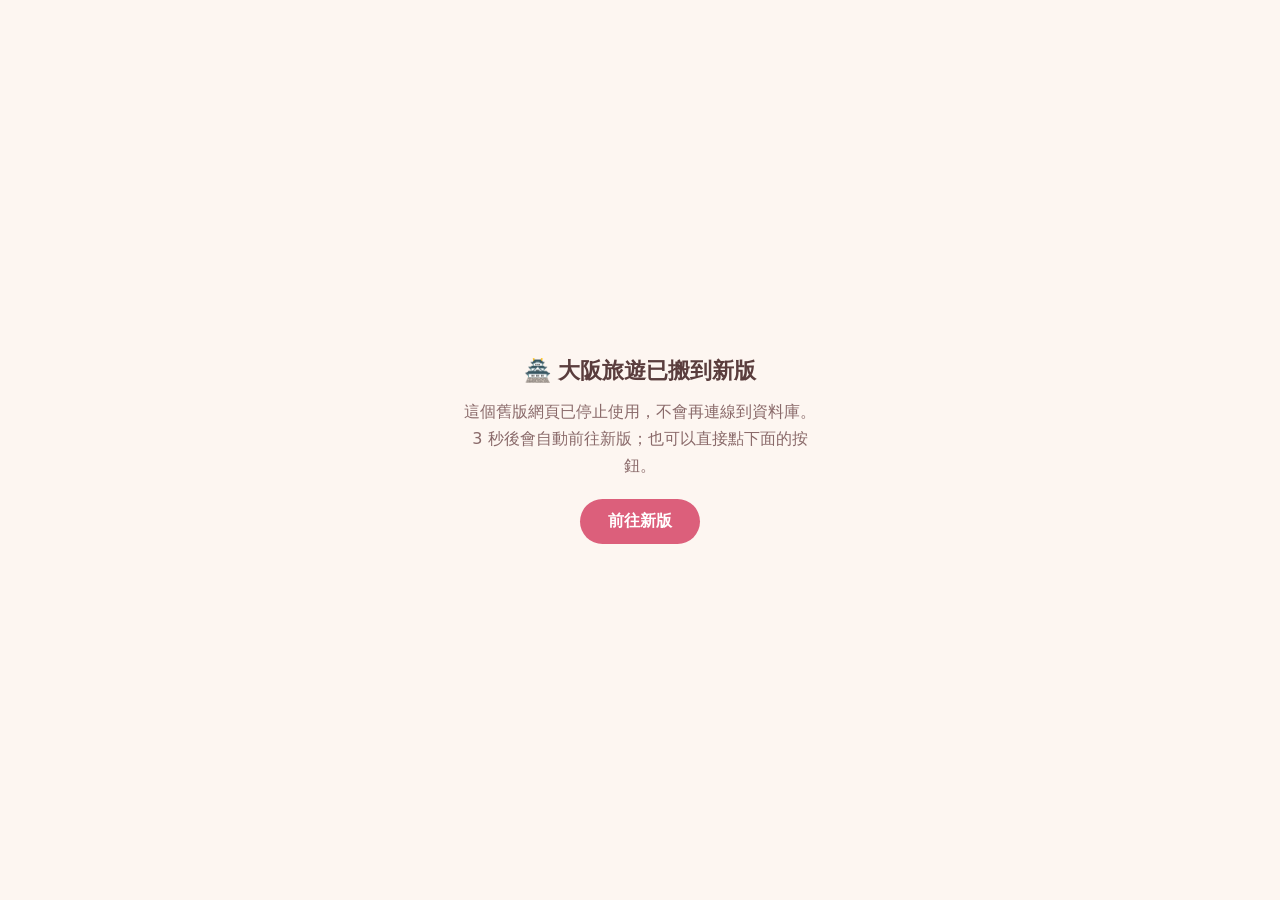
<file: index.html>
<!DOCTYPE html>
<html lang="zh-Hant">
<head>
<meta charset="UTF-8">
<meta name="viewport" content="width=device-width, initial-scale=1">
<meta name="robots" content="noindex">
<meta http-equiv="refresh" content="3; url=./react/">
<title>大阪旅遊已搬到新版</title>
<style>
  body { margin: 0; min-height: 100vh; display: flex; align-items: center; justify-content: center; background: #fdf6f1; color: #5a3d3d; font-family: system-ui, -apple-system, "Noto Sans TC", sans-serif; text-align: center; padding: 24px; box-sizing: border-box; }
  main { max-width: 360px; }
  h1 { font-size: 22px; margin: 0 0 12px; }
  p { line-height: 1.7; margin: 0 0 20px; color: #8a6a6a; }
  a { display: inline-block; background: #dc5f7b; color: #fff; text-decoration: none; font-weight: 700; padding: 12px 28px; border-radius: 99px; }
</style>
</head>
<body>
<main>
  <h1>🏯 大阪旅遊已搬到新版</h1>
  <p>這個舊版網頁已停止使用，不會再連線到資料庫。3 秒後會自動前往新版；也可以直接點下面的按鈕。</p>
  <a href="./react/">前往新版</a>
</main>
</body>
</html>
</file>
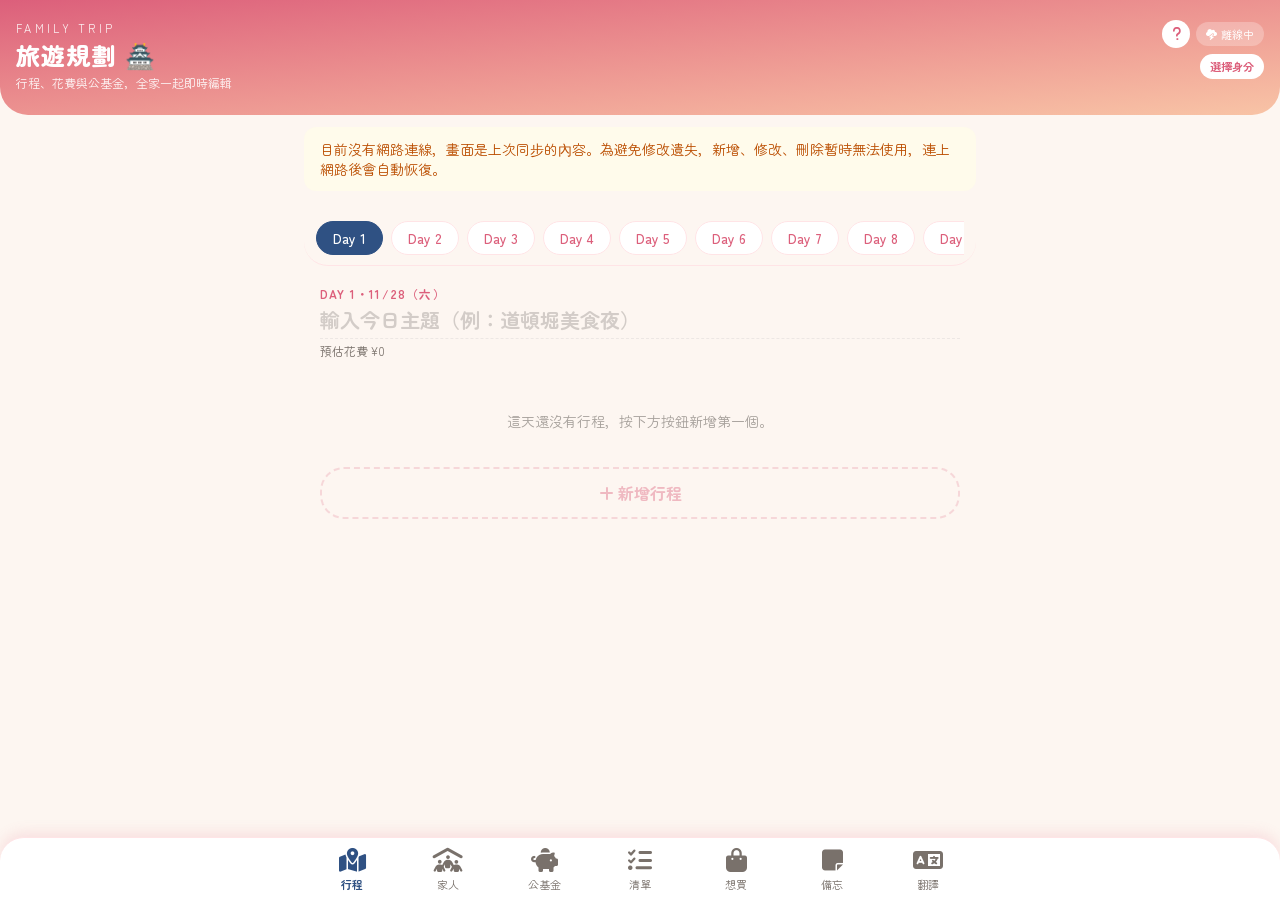
<file: react/index.html>
<!doctype html>
<html lang="zh-Hant">
  <head>
    <meta charset="UTF-8" />
    <link rel="icon" type="image/svg+xml" href="./favicon.svg" />
    <link rel="apple-touch-icon" href="./apple-touch-icon.png" />
    <meta name="apple-mobile-web-app-title" content="大阪旅遊" />
    <meta name="viewport" content="width=device-width, initial-scale=1.0, viewport-fit=cover" />
    <link rel="stylesheet" href="https://cdnjs.cloudflare.com/ajax/libs/font-awesome/6.4.0/css/all.min.css" />
    <link rel="preconnect" href="https://fonts.googleapis.com" />
    <link rel="preconnect" href="https://fonts.gstatic.com" crossorigin />
    <link rel="stylesheet" href="https://fonts.googleapis.com/css2?family=Zen+Maru+Gothic:wght@400;500;700;900&display=swap" />
    <title>旅遊規劃 · React 版</title>
    <script type="module" crossorigin src="./assets/index-C2xfKWVs.js"></script>
    <link rel="stylesheet" crossorigin href="./assets/index-CosHT2qI.css">
  </head>
  <body class="bg-cream text-stone-800">
    <div id="root"></div>
  </body>
</html>
</file>
<file: react/assets/index-CosHT2qI.css>
/*! tailwindcss v4.3.3 | MIT License | https://tailwindcss.com */
@layer properties{@supports (((-webkit-hyphens:none)) and (not (margin-trim:inline))) or ((-moz-orient:inline) and (not (color:rgb(from red r g b)))){*,:before,:after,::backdrop{--tw-translate-x:0;--tw-translate-y:0;--tw-translate-z:0;--tw-rotate-x:initial;--tw-rotate-y:initial;--tw-rotate-z:initial;--tw-skew-x:initial;--tw-skew-y:initial;--tw-pan-x:initial;--tw-pan-y:initial;--tw-pinch-zoom:initial;--tw-space-y-reverse:0;--tw-divide-y-reverse:0;--tw-border-style:solid;--tw-gradient-position:initial;--tw-gradient-from:#0000;--tw-gradient-via:#0000;--tw-gradient-to:#0000;--tw-gradient-stops:initial;--tw-gradient-via-stops:initial;--tw-gradient-from-position:0%;--tw-gradient-via-position:50%;--tw-gradient-to-position:100%;--tw-leading:initial;--tw-font-weight:initial;--tw-tracking:initial;--tw-ordinal:initial;--tw-slashed-zero:initial;--tw-numeric-figure:initial;--tw-numeric-spacing:initial;--tw-numeric-fraction:initial;--tw-shadow:0 0 #0000;--tw-shadow-color:initial;--tw-shadow-alpha:100%;--tw-inset-shadow:0 0 #0000;--tw-inset-shadow-color:initial;--tw-inset-shadow-alpha:100%;--tw-ring-color:initial;--tw-ring-shadow:0 0 #0000;--tw-inset-ring-color:initial;--tw-inset-ring-shadow:0 0 #0000;--tw-ring-inset:initial;--tw-ring-offset-width:0px;--tw-ring-offset-color:#fff;--tw-ring-offset-shadow:0 0 #0000;--tw-blur:initial;--tw-brightness:initial;--tw-contrast:initial;--tw-grayscale:initial;--tw-hue-rotate:initial;--tw-invert:initial;--tw-opacity:initial;--tw-saturate:initial;--tw-sepia:initial;--tw-drop-shadow:initial;--tw-drop-shadow-color:initial;--tw-drop-shadow-alpha:100%;--tw-drop-shadow-size:initial;--tw-backdrop-blur:initial;--tw-backdrop-brightness:initial;--tw-backdrop-contrast:initial;--tw-backdrop-grayscale:initial;--tw-backdrop-hue-rotate:initial;--tw-backdrop-invert:initial;--tw-backdrop-opacity:initial;--tw-backdrop-saturate:initial;--tw-backdrop-sepia:initial}}}@layer theme{:root,:host{--font-sans:"Zen Maru Gothic", ui-rounded, system-ui, "Noto Sans TC", "PingFang TC", sans-serif;--font-mono:ui-monospace, SFMono-Regular, Menlo, Monaco, Consolas, "Liberation Mono", "Courier New", monospace;--color-red-50:oklch(97.1% .013 17.38);--color-red-500:oklch(63.7% .237 25.331);--color-red-600:oklch(57.7% .245 27.325);--color-red-700:oklch(50.5% .213 27.518);--color-orange-50:oklch(98% .016 73.684);--color-amber-50:oklch(98.7% .022 95.277);--color-amber-100:oklch(96.2% .059 95.617);--color-amber-300:oklch(87.9% .169 91.605);--color-amber-600:oklch(66.6% .179 58.318);--color-amber-700:oklch(55.5% .163 48.998);--color-amber-800:oklch(47.3% .137 46.201);--color-emerald-100:oklch(95% .052 163.051);--color-emerald-300:oklch(84.5% .143 164.978);--color-emerald-600:oklch(59.6% .145 163.225);--color-emerald-700:oklch(50.8% .118 165.612);--color-sky-50:oklch(97.7% .013 236.62);--color-sky-700:oklch(50% .134 242.749);--color-rose-50:oklch(96.9% .015 12.422);--color-rose-100:oklch(94.1% .03 12.58);--color-stone-50:oklch(98.5% .001 106.423);--color-stone-100:oklch(97% .001 106.424);--color-stone-200:oklch(92.3% .003 48.717);--color-stone-300:oklch(86.9% .005 56.366);--color-stone-400:oklch(70.9% .01 56.259);--color-stone-500:oklch(55.3% .013 58.071);--color-stone-600:oklch(44.4% .011 73.639);--color-stone-700:oklch(37.4% .01 67.558);--color-stone-800:oklch(26.8% .007 34.298);--color-black:#000;--color-white:#fff;--spacing:.25rem;--container-sm:24rem;--container-md:28rem;--container-2xl:42rem;--text-xs:.75rem;--text-xs--line-height:calc(1 / .75);--text-sm:.875rem;--text-sm--line-height:calc(1.25 / .875);--text-base:1rem;--text-base--line-height:calc(1.5 / 1);--text-lg:1.125rem;--text-lg--line-height:calc(1.75 / 1.125);--text-xl:1.25rem;--text-xl--line-height:calc(1.75 / 1.25);--text-2xl:1.5rem;--text-2xl--line-height:calc(2 / 1.5);--font-weight-normal:400;--font-weight-medium:500;--font-weight-bold:700;--font-weight-black:900;--tracking-wider:.05em;--tracking-widest:.1em;--leading-tight:1.25;--leading-relaxed:1.625;--radius-sm:.25rem;--radius-lg:.5rem;--radius-xl:.75rem;--radius-2xl:1rem;--radius-3xl:1.5rem;--default-transition-duration:.15s;--default-transition-timing-function:cubic-bezier(.4, 0, .2, 1);--default-font-family:var(--font-sans);--default-mono-font-family:var(--font-mono);--color-brand:#dc5f7b;--color-peach:#f8c4a6;--color-cream:#fdf6f1;--color-ink:#2f5183}}@layer base{*,:after,:before,::backdrop{box-sizing:border-box;border:0 solid;margin:0;padding:0}::file-selector-button{box-sizing:border-box;border:0 solid;margin:0;padding:0}html,:host{-webkit-text-size-adjust:100%;tab-size:4;line-height:1.5;font-family:var(--default-font-family,-apple-system, BlinkMacSystemFont, "Segoe UI", Roboto, "Helvetica Neue", "Noto Sans", Arial, sans-serif, "Apple Color Emoji", "Segoe UI Emoji", "Segoe UI Symbol", "Noto Color Emoji");font-feature-settings:var(--default-font-feature-settings,normal);font-variation-settings:var(--default-font-variation-settings,normal);-webkit-tap-highlight-color:transparent}hr{height:0;color:inherit;border-top-width:1px}abbr:where([title]){-webkit-text-decoration:underline dotted;text-decoration:underline dotted}h1,h2,h3,h4,h5,h6{font-size:inherit;font-weight:inherit}a{color:inherit;-webkit-text-decoration:inherit;-webkit-text-decoration:inherit;-webkit-text-decoration:inherit;-webkit-text-decoration:inherit;text-decoration:inherit}b,strong{font-weight:bolder}code,kbd,samp,pre{font-family:var(--default-mono-font-family,ui-monospace, SFMono-Regular, Menlo, Monaco, Consolas, "Liberation Mono", "Courier New", monospace);font-feature-settings:var(--default-mono-font-feature-settings,normal);font-variation-settings:var(--default-mono-font-variation-settings,normal);font-size:1em}small{font-size:80%}sub,sup{vertical-align:baseline;font-size:75%;line-height:0;position:relative}sub{bottom:-.25em}sup{top:-.5em}table{text-indent:0;border-color:inherit;border-collapse:collapse}:-moz-focusring:where(:not(iframe)){outline:auto}progress{vertical-align:baseline}summary{display:list-item}ol,ul,menu{list-style:none}img,svg,video,canvas,audio,iframe,embed,object{vertical-align:middle;display:block}img,video{max-width:100%;height:auto}button,input,select,optgroup,textarea{font:inherit;font-feature-settings:inherit;font-variation-settings:inherit;letter-spacing:inherit;color:inherit;opacity:1;background-color:#0000;border-radius:0}::file-selector-button{font:inherit;font-feature-settings:inherit;font-variation-settings:inherit;letter-spacing:inherit;color:inherit;opacity:1;background-color:#0000;border-radius:0}:where(select:is([multiple],[size])) optgroup{font-weight:bolder}:where(select:is([multiple],[size])) optgroup option{padding-inline-start:20px}::file-selector-button{margin-inline-end:4px}::placeholder{opacity:1}@supports (not ((-webkit-appearance:-apple-pay-button))) or (contain-intrinsic-size:1px){::placeholder{color:currentColor}@supports (color:color-mix(in lab, red, red)){::placeholder{color:color-mix(in oklab, currentcolor 50%, transparent)}}}textarea{resize:vertical}::-webkit-search-decoration{-webkit-appearance:none}::-webkit-date-and-time-value{min-height:1lh;text-align:inherit}::-webkit-datetime-edit{display:inline-flex}::-webkit-datetime-edit-fields-wrapper{padding:0}::-webkit-datetime-edit{padding-block:0}::-webkit-datetime-edit-year-field{padding-block:0}::-webkit-datetime-edit-month-field{padding-block:0}::-webkit-datetime-edit-day-field{padding-block:0}::-webkit-datetime-edit-hour-field{padding-block:0}::-webkit-datetime-edit-minute-field{padding-block:0}::-webkit-datetime-edit-second-field{padding-block:0}::-webkit-datetime-edit-millisecond-field{padding-block:0}::-webkit-datetime-edit-meridiem-field{padding-block:0}::-webkit-calendar-picker-indicator{line-height:1}:-moz-ui-invalid{box-shadow:none}button,input:where([type=button],[type=reset],[type=submit]){appearance:button}::file-selector-button{appearance:button}::-webkit-inner-spin-button{height:auto}::-webkit-outer-spin-button{height:auto}[hidden]:where(:not([hidden=until-found])){display:none!important}}@layer components;@layer utilities{.pointer-events-none{pointer-events:none}.visible{visibility:visible}.absolute{position:absolute}.fixed{position:fixed}.relative{position:relative}.static{position:static}.sticky{position:sticky}.inset-0{inset:0}.inset-x-0{inset-inline:0}.-top-1\.5{top:calc(var(--spacing) * -1.5)}.top-0{top:0}.top-1{top:var(--spacing)}.top-1\/2{top:50%}.top-2{top:calc(var(--spacing) * 2)}.-right-1\.5{right:calc(var(--spacing) * -1.5)}.right-2{right:calc(var(--spacing) * 2)}.bottom-0{bottom:0}.bottom-2{bottom:calc(var(--spacing) * 2)}.bottom-28{bottom:calc(var(--spacing) * 28)}.bottom-\[-22px\]{bottom:-22px}.left-0{left:0}.left-1\/2{left:50%}.left-2{left:calc(var(--spacing) * 2)}.left-\[11px\]{left:11px}.z-30{z-index:30}.z-40{z-index:40}.z-50{z-index:50}.z-\[60\]{z-index:60}.z-\[65\]{z-index:65}.z-\[70\]{z-index:70}.z-\[75\]{z-index:75}.z-\[80\]{z-index:80}.-mx-4{margin-inline:calc(var(--spacing) * -4)}.mx-auto{margin-inline:auto}.-mt-1{margin-top:calc(var(--spacing) * -1)}.-mt-1\.5{margin-top:calc(var(--spacing) * -1.5)}.mt-0\.5{margin-top:calc(var(--spacing) * .5)}.mt-1{margin-top:var(--spacing)}.mt-1\.5{margin-top:calc(var(--spacing) * 1.5)}.mt-2{margin-top:calc(var(--spacing) * 2)}.mt-3{margin-top:calc(var(--spacing) * 3)}.mt-4{margin-top:calc(var(--spacing) * 4)}.mt-5{margin-top:calc(var(--spacing) * 5)}.mt-6{margin-top:calc(var(--spacing) * 6)}.-mr-2{margin-right:calc(var(--spacing) * -2)}.mr-0\.5{margin-right:calc(var(--spacing) * .5)}.mr-1{margin-right:var(--spacing)}.mr-1\.5{margin-right:calc(var(--spacing) * 1.5)}.mr-2{margin-right:calc(var(--spacing) * 2)}.mb-1{margin-bottom:var(--spacing)}.mb-2{margin-bottom:calc(var(--spacing) * 2)}.mb-3{margin-bottom:calc(var(--spacing) * 3)}.mb-4{margin-bottom:calc(var(--spacing) * 4)}.mb-5{margin-bottom:calc(var(--spacing) * 5)}.ml-1{margin-left:var(--spacing)}.ml-1\.5{margin-left:calc(var(--spacing) * 1.5)}.ml-2{margin-left:calc(var(--spacing) * 2)}.block{display:block}.flex{display:flex}.grid{display:grid}.hidden{display:none}.inline-flex{display:inline-flex}.h-5{height:calc(var(--spacing) * 5)}.h-6{height:calc(var(--spacing) * 6)}.h-7{height:calc(var(--spacing) * 7)}.h-10{height:calc(var(--spacing) * 10)}.h-14{height:calc(var(--spacing) * 14)}.h-16{height:calc(var(--spacing) * 16)}.h-20{height:calc(var(--spacing) * 20)}.h-full{height:100%}.max-h-\[92vh\]{max-height:92vh}.max-h-full{max-height:100%}.min-h-0{min-height:0}.min-h-\[3rem\]{min-height:3rem}.w-0\.5{width:calc(var(--spacing) * .5)}.w-5{width:calc(var(--spacing) * 5)}.w-6{width:calc(var(--spacing) * 6)}.w-7{width:calc(var(--spacing) * 7)}.w-10{width:calc(var(--spacing) * 10)}.w-14{width:calc(var(--spacing) * 14)}.w-16{width:calc(var(--spacing) * 16)}.w-20{width:calc(var(--spacing) * 20)}.w-28{width:calc(var(--spacing) * 28)}.w-full{width:100%}.max-w-2xl{max-width:var(--container-2xl)}.max-w-\[90vw\]{max-width:90vw}.max-w-full{max-width:100%}.max-w-md{max-width:var(--container-md)}.max-w-sm{max-width:var(--container-sm)}.min-w-0{min-width:0}.flex-1{flex:1}.shrink-0{flex-shrink:0}.border-collapse{border-collapse:collapse}.-translate-x-1\/2{--tw-translate-x:calc(calc(1 / 2 * 100%) * -1);translate:var(--tw-translate-x) var(--tw-translate-y)}.-translate-y-1\/2{--tw-translate-y:calc(calc(1 / 2 * 100%) * -1);translate:var(--tw-translate-x) var(--tw-translate-y)}.transform{transform:var(--tw-rotate-x,) var(--tw-rotate-y,) var(--tw-rotate-z,) var(--tw-skew-x,) var(--tw-skew-y,)}.cursor-pointer{cursor:pointer}.touch-pan-y{--tw-pan-y:pan-y;touch-action:var(--tw-pan-x,) var(--tw-pan-y,) var(--tw-pinch-zoom,)}.touch-none{touch-action:none}.appearance-none{appearance:none}.break-inside-avoid{break-inside:avoid}.grid-cols-2{grid-template-columns:repeat(2,minmax(0,1fr))}.grid-cols-3{grid-template-columns:repeat(3,minmax(0,1fr))}.grid-cols-7{grid-template-columns:repeat(7,minmax(0,1fr))}.grid-cols-\[minmax\(0\,1fr\)\]{grid-template-columns:minmax(0,1fr)}.grid-cols-\[minmax\(0\,1fr\)_minmax\(0\,1fr\)\]{grid-template-columns:minmax(0,1fr) minmax(0,1fr)}.flex-col{flex-direction:column}.flex-wrap{flex-wrap:wrap}.items-baseline{align-items:baseline}.items-center{align-items:center}.items-end{align-items:flex-end}.items-start{align-items:flex-start}.justify-between{justify-content:space-between}.justify-center{justify-content:center}.gap-1{gap:var(--spacing)}.gap-1\.5{gap:calc(var(--spacing) * 1.5)}.gap-2{gap:calc(var(--spacing) * 2)}.gap-2\.5{gap:calc(var(--spacing) * 2.5)}.gap-3{gap:calc(var(--spacing) * 3)}:where(.space-y-1\.5>:not(:last-child)){--tw-space-y-reverse:0;margin-block-start:calc(calc(var(--spacing) * 1.5) * var(--tw-space-y-reverse));margin-block-end:calc(calc(var(--spacing) * 1.5) * calc(1 - var(--tw-space-y-reverse)))}:where(.space-y-2>:not(:last-child)){--tw-space-y-reverse:0;margin-block-start:calc(calc(var(--spacing) * 2) * var(--tw-space-y-reverse));margin-block-end:calc(calc(var(--spacing) * 2) * calc(1 - var(--tw-space-y-reverse)))}:where(.space-y-2\.5>:not(:last-child)){--tw-space-y-reverse:0;margin-block-start:calc(calc(var(--spacing) * 2.5) * var(--tw-space-y-reverse));margin-block-end:calc(calc(var(--spacing) * 2.5) * calc(1 - var(--tw-space-y-reverse)))}:where(.space-y-3>:not(:last-child)){--tw-space-y-reverse:0;margin-block-start:calc(calc(var(--spacing) * 3) * var(--tw-space-y-reverse));margin-block-end:calc(calc(var(--spacing) * 3) * calc(1 - var(--tw-space-y-reverse)))}:where(.space-y-4>:not(:last-child)){--tw-space-y-reverse:0;margin-block-start:calc(calc(var(--spacing) * 4) * var(--tw-space-y-reverse));margin-block-end:calc(calc(var(--spacing) * 4) * calc(1 - var(--tw-space-y-reverse)))}.gap-x-2{column-gap:calc(var(--spacing) * 2)}.gap-x-4{column-gap:calc(var(--spacing) * 4)}.gap-y-1\.5{row-gap:calc(var(--spacing) * 1.5)}:where(.divide-y>:not(:last-child)){--tw-divide-y-reverse:0;border-bottom-style:var(--tw-border-style);border-top-style:var(--tw-border-style);border-top-width:calc(1px * var(--tw-divide-y-reverse));border-bottom-width:calc(1px * calc(1 - var(--tw-divide-y-reverse)))}:where(.divide-rose-100>:not(:last-child)){border-color:var(--color-rose-100)}:where(.divide-white\/20>:not(:last-child)){border-color:#fff3}@supports (color:color-mix(in lab, red, red)){:where(.divide-white\/20>:not(:last-child)){border-color:color-mix(in oklab, var(--color-white) 20%, transparent)}}.truncate{text-overflow:ellipsis;white-space:nowrap;overflow:hidden}.overflow-hidden{overflow:hidden}.overflow-x-auto{overflow-x:auto}.overflow-y-auto{overflow-y:auto}.rounded-2xl{border-radius:var(--radius-2xl)}.rounded-3xl{border-radius:var(--radius-3xl)}.rounded-full{border-radius:2147483647px}.rounded-lg{border-radius:var(--radius-lg)}.rounded-sm{border-radius:var(--radius-sm)}.rounded-xl{border-radius:var(--radius-xl)}.rounded-t-3xl{border-top-left-radius:var(--radius-3xl);border-top-right-radius:var(--radius-3xl)}.rounded-b-3xl{border-bottom-right-radius:var(--radius-3xl);border-bottom-left-radius:var(--radius-3xl)}.rounded-b-\[28px\]{border-bottom-right-radius:28px;border-bottom-left-radius:28px}.border{border-style:var(--tw-border-style);border-width:1px}.border-2{border-style:var(--tw-border-style);border-width:2px}.border-t{border-top-style:var(--tw-border-style);border-top-width:1px}.border-b{border-bottom-style:var(--tw-border-style);border-bottom-width:1px}.border-b-2{border-bottom-style:var(--tw-border-style);border-bottom-width:2px}.border-dashed{--tw-border-style:dashed;border-style:dashed}.border-amber-300{border-color:var(--color-amber-300)}.border-brand{border-color:var(--color-brand)}.border-brand\/50{border-color:#dc5f7b80}@supports (color:color-mix(in lab, red, red)){.border-brand\/50{border-color:color-mix(in oklab, var(--color-brand) 50%, transparent)}}.border-emerald-300{border-color:var(--color-emerald-300)}.border-ink{border-color:var(--color-ink)}.border-rose-100{border-color:var(--color-rose-100)}.border-stone-100{border-color:var(--color-stone-100)}.border-stone-300{border-color:var(--color-stone-300)}.border-stone-400{border-color:var(--color-stone-400)}.bg-amber-50{background-color:var(--color-amber-50)}.bg-amber-100{background-color:var(--color-amber-100)}.bg-black{background-color:var(--color-black)}.bg-black\/40{background-color:#0006}@supports (color:color-mix(in lab, red, red)){.bg-black\/40{background-color:color-mix(in oklab, var(--color-black) 40%, transparent)}}.bg-brand{background-color:var(--color-brand)}.bg-cream{background-color:var(--color-cream)}.bg-cream\/95{background-color:#fdf6f1f2}@supports (color:color-mix(in lab, red, red)){.bg-cream\/95{background-color:color-mix(in oklab, var(--color-cream) 95%, transparent)}}.bg-emerald-100{background-color:var(--color-emerald-100)}.bg-emerald-600{background-color:var(--color-emerald-600)}.bg-ink{background-color:var(--color-ink)}.bg-orange-50{background-color:var(--color-orange-50)}.bg-red-50{background-color:var(--color-red-50)}.bg-red-500{background-color:var(--color-red-500)}.bg-rose-50{background-color:var(--color-rose-50)}.bg-rose-100{background-color:var(--color-rose-100)}.bg-sky-50{background-color:var(--color-sky-50)}.bg-stone-50{background-color:var(--color-stone-50)}.bg-stone-100{background-color:var(--color-stone-100)}.bg-stone-200{background-color:var(--color-stone-200)}.bg-stone-600{background-color:var(--color-stone-600)}.bg-stone-700{background-color:var(--color-stone-700)}.bg-stone-800{background-color:var(--color-stone-800)}.bg-transparent{background-color:#0000}.bg-white{background-color:var(--color-white)}.bg-white\/15{background-color:#ffffff26}@supports (color:color-mix(in lab, red, red)){.bg-white\/15{background-color:color-mix(in oklab, var(--color-white) 15%, transparent)}}.bg-white\/20{background-color:#fff3}@supports (color:color-mix(in lab, red, red)){.bg-white\/20{background-color:color-mix(in oklab, var(--color-white) 20%, transparent)}}.bg-white\/25{background-color:#ffffff40}@supports (color:color-mix(in lab, red, red)){.bg-white\/25{background-color:color-mix(in oklab, var(--color-white) 25%, transparent)}}.bg-white\/90{background-color:#ffffffe6}@supports (color:color-mix(in lab, red, red)){.bg-white\/90{background-color:color-mix(in oklab, var(--color-white) 90%, transparent)}}.bg-gradient-to-br{--tw-gradient-position:to bottom right in oklab;background-image:linear-gradient(var(--tw-gradient-stops))}.from-brand{--tw-gradient-from:var(--color-brand);--tw-gradient-stops:var(--tw-gradient-via-stops,var(--tw-gradient-position), var(--tw-gradient-from) var(--tw-gradient-from-position), var(--tw-gradient-to) var(--tw-gradient-to-position))}.to-peach{--tw-gradient-to:var(--color-peach);--tw-gradient-stops:var(--tw-gradient-via-stops,var(--tw-gradient-position), var(--tw-gradient-from) var(--tw-gradient-from-position), var(--tw-gradient-to) var(--tw-gradient-to-position))}.object-contain{object-fit:contain}.object-cover{object-fit:cover}.p-1{padding:var(--spacing)}.p-2{padding:calc(var(--spacing) * 2)}.p-2\.5{padding:calc(var(--spacing) * 2.5)}.p-3{padding:calc(var(--spacing) * 3)}.p-4{padding:calc(var(--spacing) * 4)}.p-5{padding:calc(var(--spacing) * 5)}.p-6{padding:calc(var(--spacing) * 6)}.px-1\.5{padding-inline:calc(var(--spacing) * 1.5)}.px-2{padding-inline:calc(var(--spacing) * 2)}.px-2\.5{padding-inline:calc(var(--spacing) * 2.5)}.px-3{padding-inline:calc(var(--spacing) * 3)}.px-3\.5{padding-inline:calc(var(--spacing) * 3.5)}.px-4{padding-inline:calc(var(--spacing) * 4)}.px-5{padding-inline:calc(var(--spacing) * 5)}.px-\[0\.5\%\]{padding-inline:.5%}.py-0\.5{padding-block:calc(var(--spacing) * .5)}.py-1{padding-block:var(--spacing)}.py-1\.5{padding-block:calc(var(--spacing) * 1.5)}.py-2{padding-block:calc(var(--spacing) * 2)}.py-2\.5{padding-block:calc(var(--spacing) * 2.5)}.py-3{padding-block:calc(var(--spacing) * 3)}.py-3\.5{padding-block:calc(var(--spacing) * 3.5)}.py-4{padding-block:calc(var(--spacing) * 4)}.py-5{padding-block:calc(var(--spacing) * 5)}.py-6{padding-block:calc(var(--spacing) * 6)}.py-8{padding-block:calc(var(--spacing) * 8)}.pt-2\.5{padding-top:calc(var(--spacing) * 2.5)}.pt-4{padding-top:calc(var(--spacing) * 4)}.pt-5{padding-top:calc(var(--spacing) * 5)}.pt-16{padding-top:calc(var(--spacing) * 16)}.pt-24{padding-top:calc(var(--spacing) * 24)}.pb-1\.5{padding-bottom:calc(var(--spacing) * 1.5)}.pb-2{padding-bottom:calc(var(--spacing) * 2)}.pb-3{padding-bottom:calc(var(--spacing) * 3)}.pb-5{padding-bottom:calc(var(--spacing) * 5)}.pb-6{padding-bottom:calc(var(--spacing) * 6)}.pb-10{padding-bottom:calc(var(--spacing) * 10)}.pb-32{padding-bottom:calc(var(--spacing) * 32)}.pb-\[env\(safe-area-inset-bottom\)\]{padding-bottom:env(safe-area-inset-bottom)}.pl-9{padding-left:calc(var(--spacing) * 9)}.text-center{text-align:center}.text-left{text-align:left}.text-right{text-align:right}.align-top{vertical-align:top}.text-2xl{font-size:var(--text-2xl);line-height:var(--tw-leading,var(--text-2xl--line-height))}.text-base{font-size:var(--text-base);line-height:var(--tw-leading,var(--text-base--line-height))}.text-lg{font-size:var(--text-lg);line-height:var(--tw-leading,var(--text-lg--line-height))}.text-sm{font-size:var(--text-sm);line-height:var(--tw-leading,var(--text-sm--line-height))}.text-xl{font-size:var(--text-xl);line-height:var(--tw-leading,var(--text-xl--line-height))}.text-xs{font-size:var(--text-xs);line-height:var(--tw-leading,var(--text-xs--line-height))}.text-\[9pt\]{font-size:9pt}.text-\[10pt\]{font-size:10pt}.text-\[10px\]{font-size:10px}.text-\[11px\]{font-size:11px}.text-\[14pt\]{font-size:14pt}.leading-relaxed{--tw-leading:var(--leading-relaxed);line-height:var(--leading-relaxed)}.leading-tight{--tw-leading:var(--leading-tight);line-height:var(--leading-tight)}.font-black{--tw-font-weight:var(--font-weight-black);font-weight:var(--font-weight-black)}.font-bold{--tw-font-weight:var(--font-weight-bold);font-weight:var(--font-weight-bold)}.font-medium{--tw-font-weight:var(--font-weight-medium);font-weight:var(--font-weight-medium)}.font-normal{--tw-font-weight:var(--font-weight-normal);font-weight:var(--font-weight-normal)}.tracking-\[\.3em\]{--tw-tracking:.3em;letter-spacing:.3em}.tracking-wider{--tw-tracking:var(--tracking-wider);letter-spacing:var(--tracking-wider)}.tracking-widest{--tw-tracking:var(--tracking-widest);letter-spacing:var(--tracking-widest)}.break-words{overflow-wrap:break-word}.break-all{word-break:break-all}.whitespace-nowrap{white-space:nowrap}.whitespace-pre-line{white-space:pre-line}.text-amber-300{color:var(--color-amber-300)}.text-amber-600{color:var(--color-amber-600)}.text-amber-700{color:var(--color-amber-700)}.text-amber-800{color:var(--color-amber-800)}.text-black{color:var(--color-black)}.text-brand{color:var(--color-brand)}.text-emerald-600{color:var(--color-emerald-600)}.text-emerald-700{color:var(--color-emerald-700)}.text-ink{color:var(--color-ink)}.text-red-500{color:var(--color-red-500)}.text-red-600{color:var(--color-red-600)}.text-red-700{color:var(--color-red-700)}.text-sky-700{color:var(--color-sky-700)}.text-stone-200{color:var(--color-stone-200)}.text-stone-300{color:var(--color-stone-300)}.text-stone-400{color:var(--color-stone-400)}.text-stone-500{color:var(--color-stone-500)}.text-stone-600{color:var(--color-stone-600)}.text-stone-700{color:var(--color-stone-700)}.text-stone-800{color:var(--color-stone-800)}.text-white{color:var(--color-white)}.text-white\/70{color:#ffffffb3}@supports (color:color-mix(in lab, red, red)){.text-white\/70{color:color-mix(in oklab, var(--color-white) 70%, transparent)}}.text-white\/80{color:#fffc}@supports (color:color-mix(in lab, red, red)){.text-white\/80{color:color-mix(in oklab, var(--color-white) 80%, transparent)}}.tabular-nums{--tw-numeric-spacing:tabular-nums;font-variant-numeric:var(--tw-ordinal,) var(--tw-slashed-zero,) var(--tw-numeric-figure,) var(--tw-numeric-spacing,) var(--tw-numeric-fraction,)}.line-through{text-decoration-line:line-through}.underline{text-decoration-line:underline}.accent-brand{accent-color:var(--color-brand)}.opacity-70{opacity:.7}.opacity-80{opacity:.8}.opacity-90{opacity:.9}.opacity-95{opacity:.95}.shadow-\[0_-4px_14px_rgba\(220\,95\,123\,\.15\)\]{--tw-shadow:0 -4px 14px var(--tw-shadow-color,#dc5f7b26);box-shadow:var(--tw-inset-shadow), var(--tw-inset-ring-shadow), var(--tw-ring-offset-shadow), var(--tw-ring-shadow), var(--tw-shadow)}.shadow-lg{--tw-shadow:0 10px 15px -3px var(--tw-shadow-color,#0000001a), 0 4px 6px -4px var(--tw-shadow-color,#0000001a);box-shadow:var(--tw-inset-shadow), var(--tw-inset-ring-shadow), var(--tw-ring-offset-shadow), var(--tw-ring-shadow), var(--tw-shadow)}.shadow-sm{--tw-shadow:0 1px 3px 0 var(--tw-shadow-color,#0000001a), 0 1px 2px -1px var(--tw-shadow-color,#0000001a);box-shadow:var(--tw-inset-shadow), var(--tw-inset-ring-shadow), var(--tw-ring-offset-shadow), var(--tw-ring-shadow), var(--tw-shadow)}.ring-2{--tw-ring-shadow:var(--tw-ring-inset,) 0 0 0 calc(2px + var(--tw-ring-offset-width)) var(--tw-ring-color,currentcolor);box-shadow:var(--tw-inset-shadow), var(--tw-inset-ring-shadow), var(--tw-ring-offset-shadow), var(--tw-ring-shadow), var(--tw-shadow)}.ring-4{--tw-ring-shadow:var(--tw-ring-inset,) 0 0 0 calc(4px + var(--tw-ring-offset-width)) var(--tw-ring-color,currentcolor);box-shadow:var(--tw-inset-shadow), var(--tw-inset-ring-shadow), var(--tw-ring-offset-shadow), var(--tw-ring-shadow), var(--tw-shadow)}.ring-brand\/40{--tw-ring-color:#dc5f7b66}@supports (color:color-mix(in lab, red, red)){.ring-brand\/40{--tw-ring-color:color-mix(in oklab, var(--color-brand) 40%, transparent)}}.ring-cream{--tw-ring-color:var(--color-cream)}.filter{filter:var(--tw-blur,) var(--tw-brightness,) var(--tw-contrast,) var(--tw-grayscale,) var(--tw-hue-rotate,) var(--tw-invert,) var(--tw-saturate,) var(--tw-sepia,) var(--tw-drop-shadow,)}.backdrop-blur{--tw-backdrop-blur:blur(8px);-webkit-backdrop-filter:var(--tw-backdrop-blur,) var(--tw-backdrop-brightness,) var(--tw-backdrop-contrast,) var(--tw-backdrop-grayscale,) var(--tw-backdrop-hue-rotate,) var(--tw-backdrop-invert,) var(--tw-backdrop-opacity,) var(--tw-backdrop-saturate,) var(--tw-backdrop-sepia,);backdrop-filter:var(--tw-backdrop-blur,) var(--tw-backdrop-brightness,) var(--tw-backdrop-contrast,) var(--tw-backdrop-grayscale,) var(--tw-backdrop-hue-rotate,) var(--tw-backdrop-invert,) var(--tw-backdrop-opacity,) var(--tw-backdrop-saturate,) var(--tw-backdrop-sepia,)}.transition{transition-property:color,background-color,border-color,outline-color,text-decoration-color,fill,stroke,--tw-gradient-from,--tw-gradient-via,--tw-gradient-to,opacity,box-shadow,transform,translate,scale,rotate,filter,-webkit-backdrop-filter,backdrop-filter,display,content-visibility,overlay,pointer-events;transition-timing-function:var(--tw-ease,var(--default-transition-timing-function));transition-duration:var(--tw-duration,var(--default-transition-duration))}.select-none{-webkit-user-select:none;user-select:none}.focus\:border-brand:focus{border-color:var(--color-brand)}.focus\:outline-none:focus{--tw-outline-style:none;outline-style:none}.disabled\:hidden:disabled{display:none}.disabled\:cursor-default:disabled{cursor:default}.disabled\:opacity-40:disabled{opacity:.4}.disabled\:opacity-50:disabled{opacity:.5}.disabled\:opacity-60:disabled{opacity:.6}@media (width>=40rem){.sm\:grid-cols-2{grid-template-columns:repeat(2,minmax(0,1fr))}.sm\:items-center{align-items:center}.sm\:rounded-3xl{border-radius:var(--radius-3xl)}}}h1,h2,h3{font-weight:900}.sheet{overscroll-behavior:contain;max-height:92dvh;padding-bottom:calc(1.25rem + env(safe-area-inset-bottom));overflow-y:auto}.print-only{display:none}@media print{.no-print{display:none!important}.print-only{display:block!important}body{background:#fff}@page{margin:14mm}}[data-offline] :is(button,input,select,textarea):not([data-keep],[data-keep] *),[data-offline] [data-write]{pointer-events:none;opacity:.4}@property --tw-translate-x{syntax:"*";inherits:false;initial-value:0}@property --tw-translate-y{syntax:"*";inherits:false;initial-value:0}@property --tw-translate-z{syntax:"*";inherits:false;initial-value:0}@property --tw-rotate-x{syntax:"*";inherits:false}@property --tw-rotate-y{syntax:"*";inherits:false}@property --tw-rotate-z{syntax:"*";inherits:false}@property --tw-skew-x{syntax:"*";inherits:false}@property --tw-skew-y{syntax:"*";inherits:false}@property --tw-pan-x{syntax:"*";inherits:false}@property --tw-pan-y{syntax:"*";inherits:false}@property --tw-pinch-zoom{syntax:"*";inherits:false}@property --tw-space-y-reverse{syntax:"*";inherits:false;initial-value:0}@property --tw-divide-y-reverse{syntax:"*";inherits:false;initial-value:0}@property --tw-border-style{syntax:"*";inherits:false;initial-value:solid}@property --tw-gradient-position{syntax:"*";inherits:false}@property --tw-gradient-from{syntax:"<color>";inherits:false;initial-value:#0000}@property --tw-gradient-via{syntax:"<color>";inherits:false;initial-value:#0000}@property --tw-gradient-to{syntax:"<color>";inherits:false;initial-value:#0000}@property --tw-gradient-stops{syntax:"*";inherits:false}@property --tw-gradient-via-stops{syntax:"*";inherits:false}@property --tw-gradient-from-position{syntax:"<length-percentage>";inherits:false;initial-value:0%}@property --tw-gradient-via-position{syntax:"<length-percentage>";inherits:false;initial-value:50%}@property --tw-gradient-to-position{syntax:"<length-percentage>";inherits:false;initial-value:100%}@property --tw-leading{syntax:"*";inherits:false}@property --tw-font-weight{syntax:"*";inherits:false}@property --tw-tracking{syntax:"*";inherits:false}@property --tw-ordinal{syntax:"*";inherits:false}@property --tw-slashed-zero{syntax:"*";inherits:false}@property --tw-numeric-figure{syntax:"*";inherits:false}@property --tw-numeric-spacing{syntax:"*";inherits:false}@property --tw-numeric-fraction{syntax:"*";inherits:false}@property --tw-shadow{syntax:"*";inherits:false;initial-value:0 0 #0000}@property --tw-shadow-color{syntax:"*";inherits:false}@property --tw-shadow-alpha{syntax:"<percentage>";inherits:false;initial-value:100%}@property --tw-inset-shadow{syntax:"*";inherits:false;initial-value:0 0 #0000}@property --tw-inset-shadow-color{syntax:"*";inherits:false}@property --tw-inset-shadow-alpha{syntax:"<percentage>";inherits:false;initial-value:100%}@property --tw-ring-color{syntax:"*";inherits:false}@property --tw-ring-shadow{syntax:"*";inherits:false;initial-value:0 0 #0000}@property --tw-inset-ring-color{syntax:"*";inherits:false}@property --tw-inset-ring-shadow{syntax:"*";inherits:false;initial-value:0 0 #0000}@property --tw-ring-inset{syntax:"*";inherits:false}@property --tw-ring-offset-width{syntax:"<length>";inherits:false;initial-value:0}@property --tw-ring-offset-color{syntax:"*";inherits:false;initial-value:#fff}@property --tw-ring-offset-shadow{syntax:"*";inherits:false;initial-value:0 0 #0000}@property --tw-blur{syntax:"*";inherits:false}@property --tw-brightness{syntax:"*";inherits:false}@property --tw-contrast{syntax:"*";inherits:false}@property --tw-grayscale{syntax:"*";inherits:false}@property --tw-hue-rotate{syntax:"*";inherits:false}@property --tw-invert{syntax:"*";inherits:false}@property --tw-opacity{syntax:"*";inherits:false}@property --tw-saturate{syntax:"*";inherits:false}@property --tw-sepia{syntax:"*";inherits:false}@property --tw-drop-shadow{syntax:"*";inherits:false}@property --tw-drop-shadow-color{syntax:"*";inherits:false}@property --tw-drop-shadow-alpha{syntax:"<percentage>";inherits:false;initial-value:100%}@property --tw-drop-shadow-size{syntax:"*";inherits:false}@property --tw-backdrop-blur{syntax:"*";inherits:false}@property --tw-backdrop-brightness{syntax:"*";inherits:false}@property --tw-backdrop-contrast{syntax:"*";inherits:false}@property --tw-backdrop-grayscale{syntax:"*";inherits:false}@property --tw-backdrop-hue-rotate{syntax:"*";inherits:false}@property --tw-backdrop-invert{syntax:"*";inherits:false}@property --tw-backdrop-opacity{syntax:"*";inherits:false}@property --tw-backdrop-saturate{syntax:"*";inherits:false}@property --tw-backdrop-sepia{syntax:"*";inherits:false}
</file>
